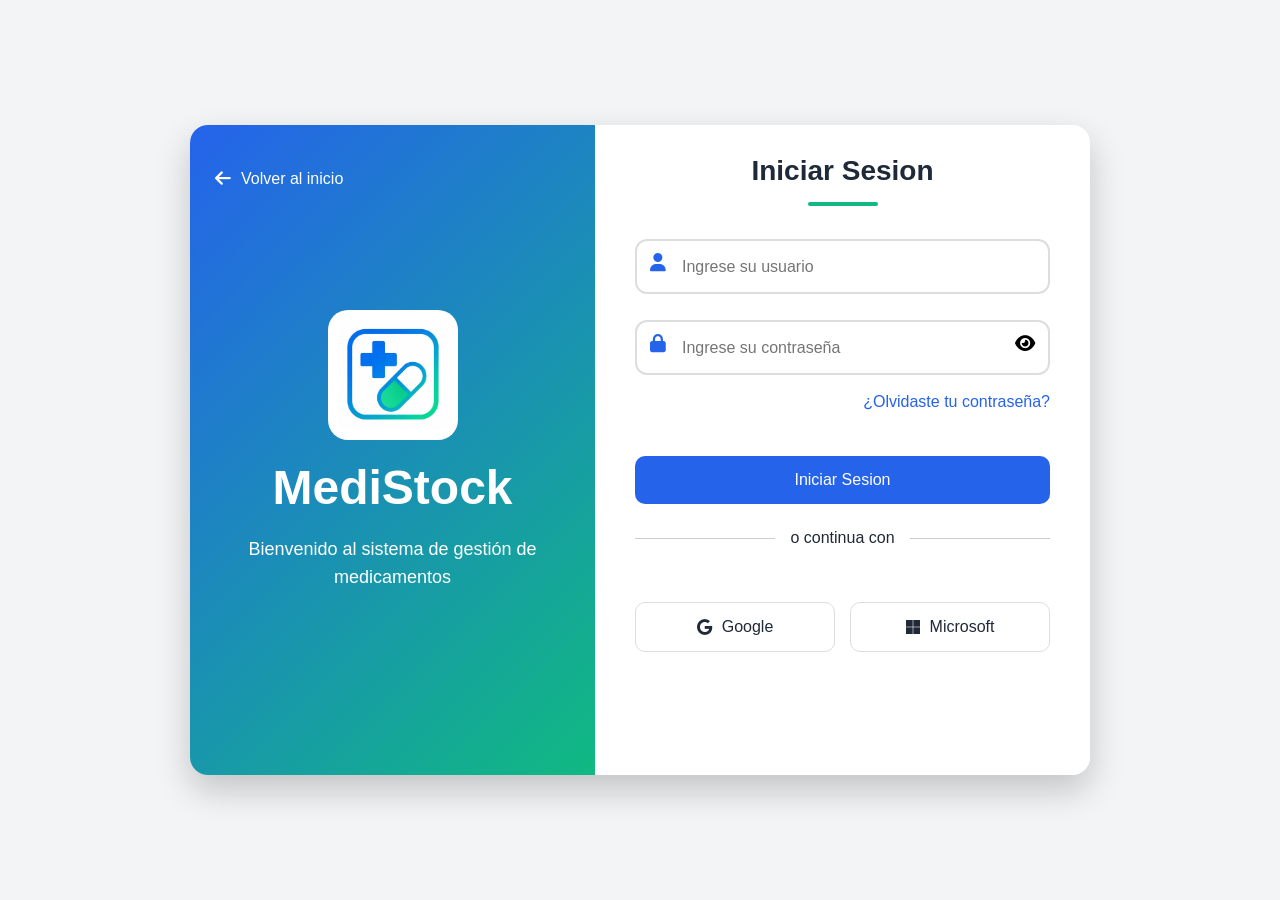
<file: Inicio Sesion/index.html>
<!DOCTYPE html>
<html lang="en">
<head>
    <meta charset="UTF-8">
    <meta name="viewport" content="width=device-width, initial-scale=1.0">
    <title>MediStock - inicio de sesion</title>
    <link rel="stylesheet" href="./css/style.css">
    <link rel="stylesheet"
    href="https://cdnjs.cloudflare.com/ajax/libs/font-awesome/6.5.2/css/all.min.css">
</head>
<body>
    <div class="login-container">
        <div class="left">
            <a href="../Landing-page/index.html" class="volver-inicio">
                <i class="fa-solid fa-arrow-left"></i>
                Volver al inicio
            </a>
            <img src="./img/logo.jpeg" alt="Logo de MediStock" class="logo">
            <h1>MediStock</h1>
            <p>Bienvenido al sistema de gestión de medicamentos</p>
        </div>

        <div class="right">
            <form action="login.php" method="POST">
                <h2>Iniciar Sesion</h2>
                
                <div class="linea-verde"></div>

                <div class="input-box">
                    <i class="fa-solid fa-user"></i>
                    <input type="text" placeholder="Ingrese su usuario" required>
                </div>

                <div class="input-box">
                    <i class="fa-solid fa-lock"></i>
                    <input type="password" placeholder="Ingrese su contraseña" required>
                    <i class="fa-solid fa-eye"></i>
                </div>

                <a href="#" class="olvide">¿Olvidaste tu contraseña?</a>

                <button type="submit">Iniciar Sesion</button>

                <div class="separador">
                    <span>o continua con</span>
                </div>

                <div class="social">
                    <button class="google">
                        <i class="fa-brands fa-google"></i>
                        Google
                    </button>

                    <button class="microsoft">
                        <i class="fa-brands fa-microsoft"></i>
                        Microsoft
                    </button>
                </div>
            </form>
        </div>
    </div>
</body>
</html>
</file>
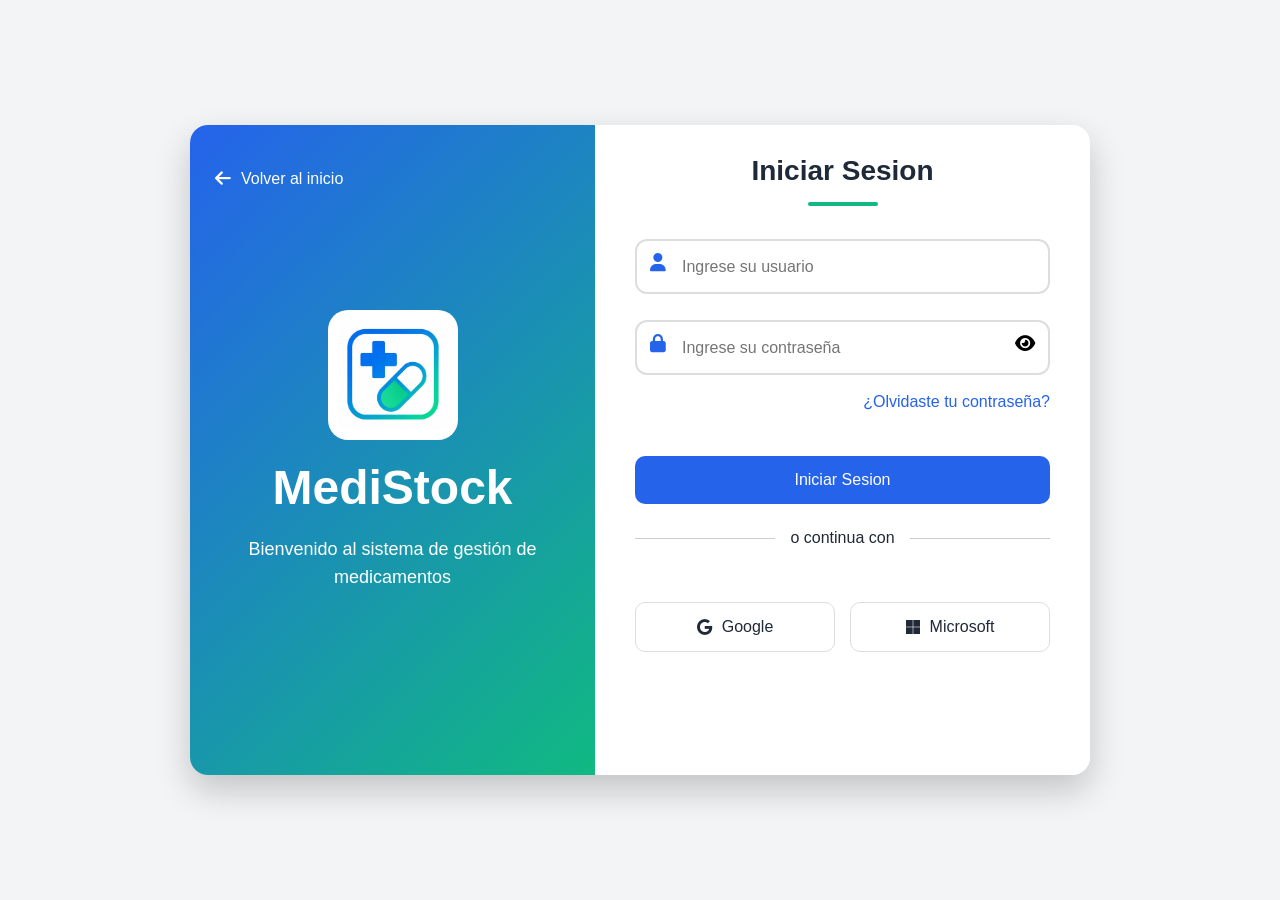
<file: InicioSesion/index.html>
<!DOCTYPE html>
<html lang="en">
<head>
    <meta charset="UTF-8">
    <meta name="viewport" content="width=device-width, initial-scale=1.0">
    <title>MediStock - inicio de sesion</title>
    <link rel="stylesheet" href="./css/style.css">
    <link rel="stylesheet"
    href="https://cdnjs.cloudflare.com/ajax/libs/font-awesome/6.5.2/css/all.min.css">
</head>
<body>
    <div class="login-container">
        <div class="left">
            <a href="../index.html" class="volver-inicio">
                <i class="fa-solid fa-arrow-left"></i>
                Volver al inicio
            </a>
            <img src="./img/logo.jpeg" alt="Logo de MediStock" class="logo">
            <h1>MediStock</h1>
            <p>Bienvenido al sistema de gestión de medicamentos</p>
        </div>

        <div class="right">
            <form action="login.php" method="POST">
                <h2>Iniciar Sesion</h2>
                
                <div class="linea-verde"></div>

                <div class="input-box">
                    <i class="fa-solid fa-user"></i>
                    <input type="text" placeholder="Ingrese su usuario" required>
                </div>

                <div class="input-box">
                    <i class="fa-solid fa-lock"></i>
                    <input type="password" placeholder="Ingrese su contraseña" required>
                    <i class="fa-solid fa-eye"></i>
                </div>

                <a href="#" class="olvide">¿Olvidaste tu contraseña?</a>

                <button type="submit">Iniciar Sesion</button>

                <div class="separador">
                    <span>o continua con</span>
                </div>

                <div class="social">
                    <button class="google">
                        <i class="fa-brands fa-google"></i>
                        Google
                    </button>

                    <button class="microsoft">
                        <i class="fa-brands fa-microsoft"></i>
                        Microsoft
                    </button>
                </div>
            </form>
        </div>
    </div>
</body>
</html>
</file>
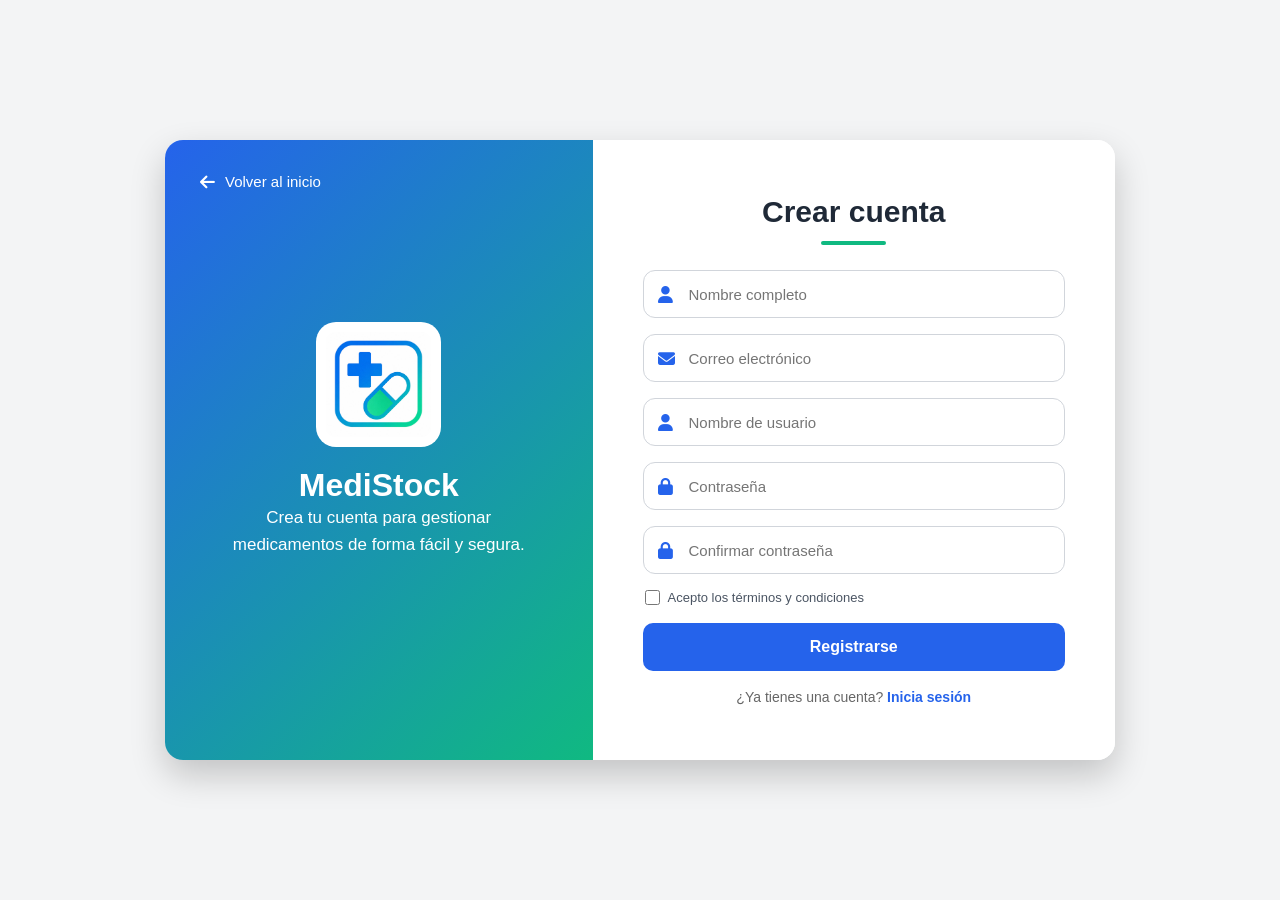
<file: Registro/index.html>
<!DOCTYPE html>
<html lang="es">

<head>
    <meta charset="UTF-8">
    <meta name="viewport" content="width=device-width, initial-scale=1.0">

    <title>MediStock - Registro</title>

    <link rel="stylesheet" href="./css/style.css">

    <link rel="stylesheet"
        href="https://cdnjs.cloudflare.com/ajax/libs/font-awesome/6.5.2/css/all.min.css">
</head>

<body>

    <div class="registro-container">

        <!-- PANEL IZQUIERDO -->
        <div class="left">

            <a href="../index.html" class="volver-inicio">
                <i class="fa-solid fa-arrow-left"></i>
                Volver al inicio
            </a>

            <img src="../InicioSesion/img/logo.jpeg"
                 alt="Logo de MediStock"
                 class="logo">

            <h1>MediStock</h1>

            <p>
                Crea tu cuenta para gestionar
                medicamentos de forma fácil y segura.
            </p>

        </div>


        <!-- PANEL DERECHO -->
        <div class="right">

            <form>

                <h2>Crear cuenta</h2>

                <div class="linea-verde"></div>


                <!-- NOMBRE COMPLETO -->
                <div class="input-box">

                    <i class="fa-solid fa-user"></i>

                    <input
                        type="text"
                        placeholder="Nombre completo"
                        required>

                </div>


                <!-- CORREO -->
                <div class="input-box">

                    <i class="fa-solid fa-envelope"></i>

                    <input
                        type="email"
                        placeholder="Correo electrónico"
                        required>

                </div>


                <!-- USUARIO -->
                <div class="input-box">

                    <i class="fa-solid fa-user"></i>

                    <input
                        type="text"
                        placeholder="Nombre de usuario"
                        required>

                </div>


                <!-- CONTRASEÑA -->
                <div class="input-box">

                    <i class="fa-solid fa-lock"></i>

                    <input
                        type="password"
                        placeholder="Contraseña"
                        required>

                </div>


                <!-- CONFIRMAR CONTRASEÑA -->
                <div class="input-box">

                    <i class="fa-solid fa-lock"></i>

                    <input
                        type="password"
                        placeholder="Confirmar contraseña"
                        required>

                </div>


                <!-- TÉRMINOS -->
                <div class="terminos">

                    <input type="checkbox" required>

                    <span>
                        Acepto los términos y condiciones
                    </span>

                </div>


                <!-- BOTÓN REGISTRARSE -->
                <button type="submit" class="btn-registrarse">
                    Registrarse
                </button>


                <!-- ENLACE LOGIN -->
                <p class="ya-cuenta">
                    ¿Ya tienes una cuenta?
                    <a href="../InicioSesion/index.html">Inicia sesión</a>
                </p>

            </form>

        </div>

    </div>

</body>

</html>
</file>
<file: Inicio Sesion/css/style.css>
*{
    margin: 0;
    padding: 0;
    box-sizing: border-box;
    font-family: Arial, Helvetica, sans-serif;
}

body{
    background: #F3F4F6;
    display: flex;
    justify-content: center;
    align-items: center;
    height: 100vh;
}

.login-container{
    width: 900px;
    height: 650px;
    display: flex;
    border-radius: 18px;
    overflow: hidden;
    box-shadow: 0 15px 35px rgba(0, 0, 0, .2);
    background: white;
}

.left{
    position: relative;
    width: 45%;
    background: linear-gradient(135deg, #2563EB, #10B981);
    color: white;
    display: flex;
    flex-direction: column;
    justify-content: center;
    align-items: center;
    padding: 40px;
}

.left h1{
    font-size: 48px;
    margin-bottom: 20px;
}

.left p{
    text-align: center;
    line-height: 28px;
    font-size: 18px;
}

.right{
    width: 55%;
    display: flex;
    justify-content: center;
    background: white;
    padding: 30px 40px;
    box-sizing: border-box;
}

form{
width: 100%;
max-width: 500px;
margin: 0 auto;
}

form h2{
    color: #1F2937;
    font-size: 28px;
    margin: 0 0 15px 0;
    text-align: center;
}

label{
    display: block;
    margin-top: 15px;
    color: #1F2937;
    font-weight: bold;
}

input{
    width: 100%;
    padding: 13px;
    margin-top: 8px;
    border: 2px solid #F3F4F6;
    border-radius: 10px;
    outline: none;
    transition: .3s;
}

input:focus{
    border-color: #2563EB;
}

button{
    width: 100%;
    margin-top: 30px;
    padding: 15px;
    background: #2563EB;
    color: white;
    border: none;
    border-radius: 10px;
    font-size: 16px;
    cursor: pointer;
    transition: .3s;
}

button:hover{
    background: #10B981;
}

a{
    display: block;
    margin-top: 20px;
    text-align: center;
    color: #2563EB;
    text-decoration: none;
}

a:hover{
    color: #10B981;
}

.logo{
    width: 130px;
    margin-bottom: 20px;
    border-radius: 20px;
    background: white;
    padding: 10px;
}

.logo{
    width: 130px;
    margin-bottom: 20px;
}

.linea{
    width: 70px;
    height: 4px;
    background: #10B981;
    margin: 0 auto 25px auto;
    border-radius: 20px;
}

.linea-verde{
    width: 70px;
    height: 4px;
    background: #10B981;
    margin: 0 auto 25px auto;
    border-radius: 20px;
}

.olvide{
    display: block;
    text-align: right;
    margin: 15px 0;
    color: #2563EB;
    text-decoration: none;
}

.separador{
    display: flex;
    align-items: center;
    justify-content: center;
    gap: 15px;
    margin: 25px 0;
    color: #1F2937;
    white-space: nowrap;
}

.separador::before,
.separador::after{
    content: "";
    flex: 1;
    height: 1px;
    background: #ccc;
}

.botones-sociales{
    display: flex;
    justify-content: space-between;
    gap: 15px;
}

.google,
.microsoft{
    width: 48%;
    background: white;
    color: #1F2937;
    border: 1px solid #ccc;
}

.google:hover,
.microsoft:hover{
    background: #F3F4F6;
}

.input-box{
    position: relative;
    width: 100%;
    margin-bottom: 18px;
}

.input-box input {
    width: 100%;
    height: 55px;
    padding: 0 45px;
    border: 2px solid #ddd;
    border-radius: 12px;
    font-size: 16px;
    outline: none;
    box-sizing: border-box;
}

.input-box .fa-user,
.input-box .fa-lock {
    position: absolute;
    left: 15px;
    top: 50%;
    transform: translateY(-50%);
    color: #2563EB;
    font-size: 18px;
    z-index: 2;
}

.input-box .fa-eye {
    position: absolute;
    right: 15px;
    top: 50%;
    transform: translateY(-50%);
    color: #000;
    font-size: 18px;
    cursor: pointer;
    z-index: 2;
}
.social{
    display: flex;
    gap: 15px;
    width: 100%;
    justify-content: center;
    margin-top: 10px;
}

.social button{
    width: 50%;
    height: 50px;
    border: 1px solid #ddd;
    border-radius: 10px;
    background: white;
    color: #1F2937;
    font-size: 16px;
    display: flex;
    justify-content: center;
    align-items: center;
    gap: 10px;
}

.social button:hover{
    background: #F3F4F6;
}

.volver-inicio {
    position: absolute;
    top: 25px;
    left: 25px;

    display: flex;
    align-items: center;
    gap: 10px;

    color: white;
    text-decoration: none;

    font-size: 16px;
    font-weight: 500;

    transition: 0.3s;
}

.volver-inicio i{
    font-size: 18px;
}

.volver-inicio:hover {
    background: rgba(255, 255, 255, 0.15);
    transform: translateX(-3px);
}
</file>
<file: InicioSesion/css/style.css>
*{
    margin: 0;
    padding: 0;
    box-sizing: border-box;
    font-family: Arial, Helvetica, sans-serif;
}

body{
    background: #F3F4F6;
    display: flex;
    justify-content: center;
    align-items: center;
    height: 100vh;
}

.login-container{
    width: 900px;
    height: 650px;
    display: flex;
    border-radius: 18px;
    overflow: hidden;
    box-shadow: 0 15px 35px rgba(0, 0, 0, .2);
    background: white;
}

.left{
    position: relative;
    width: 45%;
    background: linear-gradient(135deg, #2563EB, #10B981);
    color: white;
    display: flex;
    flex-direction: column;
    justify-content: center;
    align-items: center;
    padding: 40px;
}

.left h1{
    font-size: 48px;
    margin-bottom: 20px;
}

.left p{
    text-align: center;
    line-height: 28px;
    font-size: 18px;
}

.right{
    width: 55%;
    display: flex;
    justify-content: center;
    background: white;
    padding: 30px 40px;
    box-sizing: border-box;
}

form{
width: 100%;
max-width: 500px;
margin: 0 auto;
}

form h2{
    color: #1F2937;
    font-size: 28px;
    margin: 0 0 15px 0;
    text-align: center;
}

label{
    display: block;
    margin-top: 15px;
    color: #1F2937;
    font-weight: bold;
}

input{
    width: 100%;
    padding: 13px;
    margin-top: 8px;
    border: 2px solid #F3F4F6;
    border-radius: 10px;
    outline: none;
    transition: .3s;
}

input:focus{
    border-color: #2563EB;
}

button{
    width: 100%;
    margin-top: 30px;
    padding: 15px;
    background: #2563EB;
    color: white;
    border: none;
    border-radius: 10px;
    font-size: 16px;
    cursor: pointer;
    transition: .3s;
}

button:hover{
    background: #10B981;
}

a{
    display: block;
    margin-top: 20px;
    text-align: center;
    color: #2563EB;
    text-decoration: none;
}

a:hover{
    color: #10B981;
}

.logo{
    width: 130px;
    margin-bottom: 20px;
    border-radius: 20px;
    background: white;
    padding: 10px;
}

.logo{
    width: 130px;
    margin-bottom: 20px;
}

.linea{
    width: 70px;
    height: 4px;
    background: #10B981;
    margin: 0 auto 25px auto;
    border-radius: 20px;
}

.linea-verde{
    width: 70px;
    height: 4px;
    background: #10B981;
    margin: 0 auto 25px auto;
    border-radius: 20px;
}

.olvide{
    display: block;
    text-align: right;
    margin: 15px 0;
    color: #2563EB;
    text-decoration: none;
}

.separador{
    display: flex;
    align-items: center;
    justify-content: center;
    gap: 15px;
    margin: 25px 0;
    color: #1F2937;
    white-space: nowrap;
}

.separador::before,
.separador::after{
    content: "";
    flex: 1;
    height: 1px;
    background: #ccc;
}

.botones-sociales{
    display: flex;
    justify-content: space-between;
    gap: 15px;
}

.google,
.microsoft{
    width: 48%;
    background: white;
    color: #1F2937;
    border: 1px solid #ccc;
}

.google:hover,
.microsoft:hover{
    background: #F3F4F6;
}

.input-box{
    position: relative;
    width: 100%;
    margin-bottom: 18px;
}

.input-box input {
    width: 100%;
    height: 55px;
    padding: 0 45px;
    border: 2px solid #ddd;
    border-radius: 12px;
    font-size: 16px;
    outline: none;
    box-sizing: border-box;
}

.input-box .fa-user,
.input-box .fa-lock {
    position: absolute;
    left: 15px;
    top: 50%;
    transform: translateY(-50%);
    color: #2563EB;
    font-size: 18px;
    z-index: 2;
}

.input-box .fa-eye {
    position: absolute;
    right: 15px;
    top: 50%;
    transform: translateY(-50%);
    color: #000;
    font-size: 18px;
    cursor: pointer;
    z-index: 2;
}
.social{
    display: flex;
    gap: 15px;
    width: 100%;
    justify-content: center;
    margin-top: 10px;
}

.social button{
    width: 50%;
    height: 50px;
    border: 1px solid #ddd;
    border-radius: 10px;
    background: white;
    color: #1F2937;
    font-size: 16px;
    display: flex;
    justify-content: center;
    align-items: center;
    gap: 10px;
}

.social button:hover{
    background: #F3F4F6;
}

.volver-inicio {
    position: absolute;
    top: 25px;
    left: 25px;

    display: flex;
    align-items: center;
    gap: 10px;

    color: white;
    text-decoration: none;

    font-size: 16px;
    font-weight: 500;

    transition: 0.3s;
}

.volver-inicio i{
    font-size: 18px;
}

.volver-inicio:hover {
    background: rgba(255, 255, 255, 0.15);
    transform: translateX(-3px);
}

@media (max-width: 600px) {
    body {
        margin: 0;
        padding: 15px;
        min-height: 100vh;
        box-sizing: border-box;
        overflow: hidden;
    }

    .login-container {
        width: 100%;
        max-width: 380px;
        margin: 15px auto;
        display: flex;
        flex-direction: column;
        border-radius: 18px;
        overflow: hidden;
        height: auto;
        min-height: 0;
    }

    .left {
        width: 100%;
        min-height: 205px;
        padding: 20px 20px 18px;
        box-sizing: border-box;

        display: flex;
        flex-direction: column;
        align-items: center;
        justify-content: center;
        text-align: center;

        position: relative;
    }

    .left .volver-inicio {
        position: absolute;
        top: 3px;
        left: 25px;
        font-size: 13px;
    }

    .left .logo {
        width: 80px;
        height: 80px;
        margin-top: 20px;
        margin-bottom: 10px;
    }

    .left h1 {
        font-size: 28px;
        margin: 5px 0 10px;
    }

    .left p {
        font-size:  14px;
        line-height: 1.4;
        max-width: 250px;
        margin: 0 auto;
    }

    .right {
        width: 100%;
        padding: 30px 25px;
        box-sizing: border-box;
    }

    .right form {
        width: 100%;
    }

    .right h2 {
        font-size: 27px;
        text-align: center;
        margin-top: 0;
    }

    .linea-verde {
        width: 45px;
        margin: 10px auto 25px;
    }

    .input-box {
        width: 100%;
        box-sizing: border-box;
        margin-bottom: 14px;
    }

    .input-box input {
        width: 100%;
        height: 45px;
        box-sizing: border-box;
        font-size: 14px;
    }

    .right form > a {
        display: block;
        text-align: center;
        font-size: 12px;
        margin: 8px 0 17px;
    }

    .right form > button {
        width: 100%;
        height: 44px;
        font-size: 14px;
    }

    .separador {
        margin: 17px 0;
    }

    .social {
        width: 100%;
        display: flex;
        gap: 8px;
    }

    .social button {
        flex: 1;
        width: 50%;
        height: 40px;
        font-size: 12px;
        box-sizing: border-box;
    }
}
</file>
<file: Registro/css/style.css>
*{
    margin: 0;
    padding:0;
    box-sizing: border-box;
    font-family: Arial, Helvetica, sans-serif;
}

body {
    background: #f3f4f5;
    display: flex;
    justify-content: center;
    align-items: center;
    min-height: 100vh;
}

.registro-container {
    width: 950px;
    min-height: 620px;

    display: flex;

    border-radius: 18px;

    overflow: hidden;

    background: white;

    box-shadow: 0 15px 35px rgba(0, 0, 0, 0.20);
}

.left {
    position: relative;

    width: 45%;

    background: linear-gradient(
        135deg,
        #2563EB,
        #10B981
    );

    color: white;

    display: flex;
    flex-direction: column;

    justify-content: center;
    align-items: center;

    text-align: center;

    padding: 40px;
}

.volver-inicio {
    position: absolute;

    top: 25px;
    left: 25px;

    display: flex;
    align-items: center;

    gap: 10px;

    color: white;

    text-decoration: none;

    font-size: 15px;

    font-weight: 500;

    padding: 8px 10px;

    border-radius: 8px;

    transition: 0.3s;
}

.volver-inicio:hover {
    background: rgba(255, 255, 255, 0.15);

    transform: translateY(-3px);
}

.volver-inicio i {
    font-size: 17px;
}

.left .logo {
    width: 125px;

    margin-bottom: 20px;

    border-radius: 20px;

    background: white;

    padding: 10px;
}

.left p {
    font-size: 42px;

    margin-bottom: 20px;
}

.left p {
    font-size: 17px;

    line-height: 1.6;

    max-width: 330px;
}

.right {
    width: 55%;
    
    background: white;

    display: flex;

    justify-content: center;

    align-items: center;

    padding: 35px 50px;
}

form {
    width: 100%;

    max-width: 500px;
}

form h2 {
    color: #1F2937;

    font-size: 30px;

    text-align: center;

    margin-bottom: 12px;
}

.linea-verde {
    width: 65px;
    height: 4px;
    background: #10B981;
    border-radius: 20px;
    margin: 0 auto 25px auto;
}

.input-box {
    position: relative;
    width: 100%;
    margin-bottom: 16px;
}

.input-box input {
    width: 100%;
    height: 48px;
    padding: 0 45px;
    border: 1.5px solid #d1d5db;
    border-radius: 12px;
    font-size: 15px;
    outline: none;
    transition: 0.3s;
    background: white;
}

.input-box i {
    position: absolute;
    left: 15px;
    top: 50%;
    transform: translateY(-50%);
    color: #2563EB;
    font-size: 17px;
    z-index: 2;
}

.terminos {
    display: flex;
    align-items: center;
    gap: 8px;
    margin: 5px 0 18px 2px;
    color: #4b5563;
    font-size: 13px;
}

.terminos input {
    width: 15px;
    height: 15px;
    cursor: pointer;
    accent-color: #2563EB;
}

.terminos span {
    cursor: pointer;
}

.btn-registrarse {
    width: 100%;
    height: 48px;
    border: none;
    border-radius: 10px;
    background: #2563EB;
    color: white;
    font-size: 16px;
    font-weight: 600;
    cursor: pointer;
    transition: 0.3s;
}

.btn-registrarse:hover {
    background: #10B981;
    transform: translateY(-1px);
}

.btn-registrarse:active {
    background: #10B981;
    transform: scale(0.98);
}


.ya-cuenta {
    text-align: center;
    margin-top: 18px;
    color: #666;
    font-size: 14px;
}

.ya-cuenta a {
    color: #2563EB;
    text-decoration: none;
    font-weight: 600;
}

.ya-cuenta a:hover {
    text-decoration: underline;
}

@media (max-width: 800px) {
    .registro-container {
        width: 95%;
        flex-direction: column;
        min-height: auto;
    }

    .left {
        width: 100%;
        padding: 80px 30px 40px;
    }

    .right {
        width: 100%;
        padding: 40px 30px;
    }

    .left .logo {
        width: 100%;
    }

    .left h1 {
        font-size: 34px;
    }
}

@media (max-width: 600px) {

    body {
        margin: 0;
        padding: 15px;
        min-height: 100vh;
        box-sizing: border-box;
        display: flex;
        justify-content: center;
        align-items: flex-start;

        /* Permite hacer scroll */
        overflow-x: hidden;
        overflow-y: auto;
    }

    .registro-container {
        width: 100%;
        max-width: 410px;
        margin: 0 auto 20px;
        border-radius: 22px;
        overflow: visible; /* IMPORTANTE */
    }

    /* =========================
       ENCABEZADO
    ========================== */

    .registro-header {
        position: relative;
        padding: 20px 20px 28px;
        text-align: center;
        border-radius: 22px 22px 0 0;
    }

    /* LOGO MÁS PEQUEÑO */
    .registro-header img,
    .logo,
    .logo-registro {
        width: 115px !important;
        height: auto !important;
        max-width: 115px !important;
        margin: 10px auto 12px;
        display: block;
    }

    /* VOLVER AL INICIO */
    .volver-inicio {
        position: absolute;
        top: 15px;
        left: 15px;

        font-size: 14px;
        z-index: 10;
    }

    .registro-header h1,
    .logo-section h1 {
        font-size: 30px;
        margin: 5px 0 8px;
    }

    .registro-header p,
    .logo-section p {
        font-size: 16px;
        line-height: 1.4;
        margin: 0 auto;
    }



    .registro-form {
        padding: 28px 25px 30px;
        border-radius: 0 0 22px 22px;
    }

    .registro-form h2 {
        font-size: 28px;
        margin: 0 0 12px;
    }

    .input-group {
        margin-bottom: 12px;
    }

    .input-group input {
        width: 100%;
        height: 50px;
        box-sizing: border-box;
        font-size: 15px;
    }


    /* CHECKBOX */
    .terminos {
        margin: 10px 0 15px;
        font-size: 13px;
    }


    /* BOTÓN */
    .btn-registro {
        width: 100%;
        height: 50px;
        box-sizing: border-box;
        margin-bottom: 5px;
    }

}
</file>
